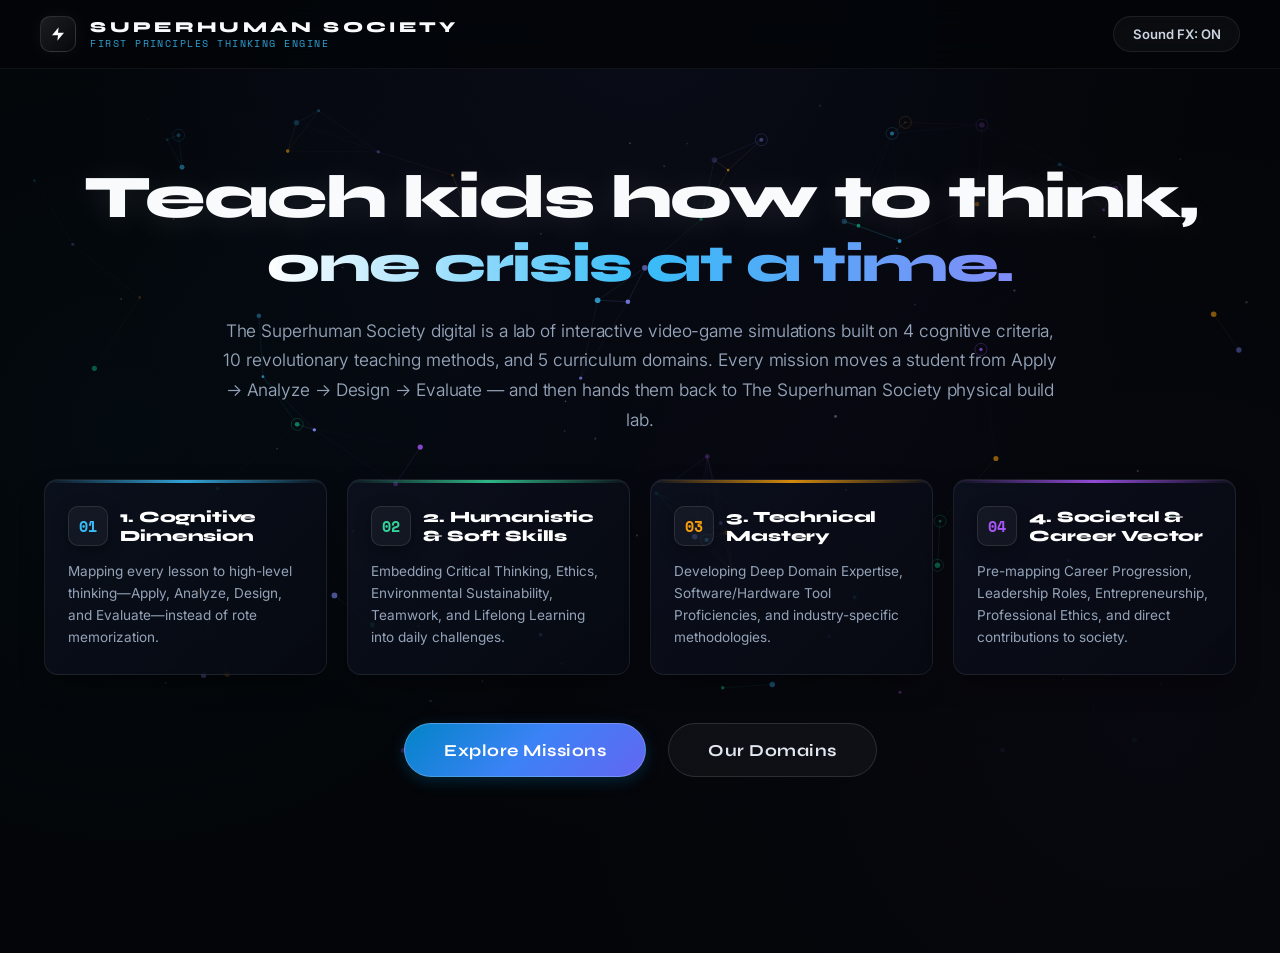
<file: index.html>
<!DOCTYPE html>
<html lang="en">
<head>
  <meta charset="UTF-8">
  <meta name="viewport" content="width=device-width, initial-scale=1.0">
  <title>SUPERHUMAN SOCIETY — Systems Thinking Simulations</title>
  <link rel="preconnect" href="https://fonts.googleapis.com">
  <link rel="preconnect" href="https://fonts.gstatic.com" crossorigin>
  <link href="https://fonts.googleapis.com/css2?family=Inter:wght@300;400;500;600;700&family=JetBrains+Mono:wght@400;500;600;700&family=Space+Grotesk:wght@500;600;700;800&family=Space+Mono:ital,wght@0,400;0,700;1,400&family=Syne:wght@600;700;800&display=swap" rel="stylesheet">
  <link rel="stylesheet" href="css/main.css">
  <link rel="stylesheet" href="css/simulations.css">
</head>
<body>

  <!-- Top Navigation Bar -->
  <header class="navbar">
    <div class="brand" id="nav-brand">
      <div class="brand-icon">
        <svg width="16" height="16" viewBox="0 0 24 24" fill="currentColor" style="display:block;"><path d="M13 2L3 14h9l-1 8 10-12h-9l1-8z"/></svg>
      </div>
      <div class="brand-title">
        <span>SUPERHUMAN SOCIETY</span>
        <span class="sub">First Principles Thinking Engine</span>
      </div>
    </div>

    <div class="nav-actions">
      <button id="audio-toggle-btn" class="btn btn-subtle">
        Sound FX: ON
      </button>
    </div>
  </header>

  <!-- Main Showcase Container -->
  <main class="container">
    
    <!-- Hero Section -->
    <section class="hero">
      <canvas id="hero-motion-canvas" class="hero-motion-canvas"></canvas>
      <h1 class="hero-headline">
        <span class="hero-title-primary">Teach kids how to think,</span>
        <span class="hero-title-accent">one crisis at a time.</span>
      </h1>
      <p class="lead">
        The Superhuman Society digital is a lab of interactive video-game simulations built on 4 cognitive criteria, 10 revolutionary teaching methods, and 5 curriculum domains. Every mission moves a student from Apply → Analyze → Design → Evaluate — and then hands them back to The Superhuman Society physical build lab.
      </p>

      <!-- 4 Core Criteria Section -->
      <div class="criteria-section">
        <div class="criteria-grid" id="criteria-grid">
          <!-- Rendered by JS: 4 criteria cards with names and descriptions -->
        </div>
      </div>

      <!-- Two Primary Action Buttons -->
      <div class="hero-actions-bar">
        <button id="btn-explore-missions" class="btn btn-primary btn-cta">
          Explore Missions
        </button>
        <button id="btn-our-domains" class="btn btn-subtle btn-cta">
          Our Domains
        </button>
      </div>
    </section>

    <!-- Dynamic Exploration Area (Explore Missions OR Our Domains) -->
    <section id="interactive-exploration-container" class="interactive-exploration-area">
      <!-- Injected dynamically by app.js -->
    </section>

  </main>

  <!-- Fullscreen Simulation Cockpit Viewport -->
  <div id="simulation-viewport">
    <div class="sim-cockpit-bar">
      <div class="sim-cockpit-left">
        <button id="exit-sim-cockpit-btn" class="btn btn-subtle" style="font-size:0.8rem;">
          Mission Hub
        </button>
        <div>
          <div id="cockpit-sim-domain" style="font-size:0.68rem; text-transform:uppercase; color:var(--accent-cyan); font-weight:700; letter-spacing:0.06em;">DOMAIN 1: BIO-TECH</div>
          <h2 id="cockpit-sim-title" style="font-size:1.15rem; font-weight:800; color:#fff; line-height:1.2;">Simulation Active</h2>
        </div>
      </div>

      <div class="sim-cockpit-right">
        <!-- 50% Physical Lab Brief Button (Removed as requested) -->
      </div>
    </div>

    <!-- Active Simulation Canvas & Split Area -->
    <div class="sim-cockpit-stage" id="sim-stage-container">
      <!-- Dynamically mounted by simulation classes -->
    </div>
  </div>

  <!-- Curriculum Matrix Modal -->
  <div class="modal-overlay" id="curriculum-modal">
    <div class="modal-container">
      <button class="modal-close-btn" aria-label="Close">&times;</button>
      <div class="badge-pill">FOUNDATIONAL PEDAGOGICAL BLUEPRINT</div>
      <h2 class="modal-title">Curriculum Architecture Matrix</h2>
      <p class="modal-subtitle">The deep structure behind every scenario: high-order cognition, ethical dilemmas, domain mastery, and physical project translation.</p>
      <div id="curriculum-modal-body">
        <!-- Injected by app.js -->
      </div>
    </div>
  </div>

  <!-- 50% Physical Lab Model Modal -->
  <div class="modal-overlay" id="physical-modal">
    <div class="modal-container">
      <button class="modal-close-btn" aria-label="Close">&times;</button>
      <h2 class="modal-title">The 50% Physical Build Model</h2>
      <p class="modal-subtitle">Classroom hardware and lab projects designed to complete the digital-to-physical learning loop.</p>
      <div id="physical-modal-body">
        <!-- Injected by app.js -->
      </div>
    </div>
  </div>

  <!-- Load bundled script (zero-CORS, works via both http:// and file://) -->
  <script src="js/bundle.js?v=1791940000"></script>
</body>
</html>
</file>
<file: css/main.css>
@import url('https://fonts.googleapis.com/css2?family=Inter:wght@300;400;500;600;700&family=JetBrains+Mono:wght@400;500;600;700&family=Newsreader:ital,opsz,wght@0,6..72,300..700;1,6..72,300..700&family=Playfair+Display:ital,wght@0,500;0,700;1,400;1,600&family=Space+Grotesk:wght@500;600;700&family=Space+Mono:ital,wght@0,400;0,700;1,400&family=Syne:wght@600;700;800&display=swap');

/* SUPERHUMAN SOCIETY - High-End Dark Aesthetic Design System */
:root {
  --bg-primary: #030508;
  --bg-secondary: #060911;
  --bg-surface: #0a0e19;
  --bg-card: rgba(10, 14, 25, 0.72);
  --border-subtle: rgba(255, 255, 255, 0.055);
  --border-focus: rgba(255, 255, 255, 0.18);
  
  --text-main: #f8fafc;
  --text-muted: #94a3b8;
  --text-faint: #475569;

  --accent-cyan: #38bdf8;
  --accent-emerald: #10b981;
  --accent-emerald-glow: rgba(16, 185, 129, 0.2);
  --accent-blue: #3b82f6;
  --accent-amber: #f59e0b;
  --accent-purple: #a855f7;
  --accent-rose: #f43f5e;

  /* 3-Tiered Typography System */
  --font-heading: "Syne", "Space Grotesk", -apple-system, BlinkMacSystemFont, sans-serif;
  --font-mono: "Space Mono", "JetBrains Mono", ui-monospace, monospace;
  --font-body: "Inter", -apple-system, BlinkMacSystemFont, "Segoe UI", Roboto, sans-serif;
  --font-serif: "Newsreader", "Playfair Display", Georgia, serif;
  --font-sans: var(--font-body);
  --font-display: var(--font-heading);

  --shadow-card: 0 20px 40px -15px rgba(0, 0, 0, 0.85);
  --shadow-glow: 0 0 35px rgba(56, 189, 248, 0.12);
  --radius-sm: 8px;
  --radius-md: 14px;
  --radius-lg: 20px;
}

* {
  box-sizing: border-box;
  margin: 0;
  padding: 0;
}

body {
  font-family: var(--font-body);
  background-color: var(--bg-primary);
  color: var(--text-main);
  line-height: 1.6;
  min-height: 100vh;
  overflow-x: hidden;
  background-image: 
    radial-gradient(ellipse at 50% -20%, rgba(99, 102, 241, 0.08) 0%, transparent 65%),
    radial-gradient(circle at 10% 45%, rgba(14, 165, 233, 0.03) 0%, transparent 40%),
    radial-gradient(circle at 90% 75%, rgba(168, 85, 247, 0.03) 0%, transparent 45%);
}

/* Header & Top Navigation */
.navbar {
  position: sticky;
  top: 0;
  z-index: 100;
  background: rgba(3, 5, 8, 0.88);
  backdrop-filter: blur(20px);
  border-bottom: 1px solid var(--border-subtle);
  padding: 1rem 2.5rem;
  display: flex;
  align-items: center;
  justify-content: space-between;
}

.brand {
  display: flex;
  align-items: center;
  gap: 0.9rem;
  text-decoration: none;
  color: var(--text-main);
  cursor: pointer;
}

.brand-icon {
  width: 36px;
  height: 36px;
  border-radius: 10px;
  background: linear-gradient(135deg, rgba(255,255,255,0.1), rgba(255,255,255,0.02));
  border: 1px solid rgba(255, 255, 255, 0.12);
  display: flex;
  align-items: center;
  justify-content: center;
  font-weight: 800;
  font-size: 1.05rem;
  box-shadow: 0 0 20px rgba(255, 255, 255, 0.05);
}

.brand-title {
  font-family: var(--font-heading);
  font-size: 0.95rem;
  font-weight: 800;
  letter-spacing: 0.22em;
  text-transform: uppercase;
  display: flex;
  flex-direction: column;
  line-height: 1.25;
}

.brand-title span.sub {
  font-family: var(--font-mono);
  font-size: 0.65rem;
  font-weight: 500;
  color: var(--accent-cyan);
  letter-spacing: 0.14em;
  opacity: 0.85;
}

.nav-actions {
  display: flex;
  align-items: center;
  gap: 0.85rem;
}

.btn {
  display: inline-flex;
  align-items: center;
  gap: 0.5rem;
  padding: 0.55rem 1.15rem;
  border-radius: 9999px;
  font-family: var(--font-sans);
  font-size: 0.82rem;
  font-weight: 600;
  cursor: pointer;
  transition: all 0.25s cubic-bezier(0.16, 1, 0.3, 1);
  border: 1px solid transparent;
  outline: none;
  text-decoration: none;
}

.btn-subtle {
  background: rgba(255, 255, 255, 0.035);
  border-color: rgba(255, 255, 255, 0.08);
  color: #cbd5e1;
  backdrop-filter: blur(12px);
}

.btn-subtle:hover {
  background: rgba(255, 255, 255, 0.08);
  border-color: rgba(255, 255, 255, 0.18);
  color: #fff;
  transform: translateY(-1px);
}

.btn-primary {
  background: linear-gradient(135deg, #0284c7, #4338ca);
  color: #fff;
  border: 1px solid rgba(255, 255, 255, 0.15);
  box-shadow: 0 4px 15px rgba(2, 132, 199, 0.25);
}

.btn-primary:hover {
  filter: brightness(1.15);
  box-shadow: 0 6px 22px rgba(2, 132, 199, 0.4);
  transform: translateY(-1px);
}

.btn-accent {
  background: linear-gradient(135deg, #059669, #0d9488);
  color: #fff;
  border: 1px solid rgba(255, 255, 255, 0.15);
  box-shadow: 0 4px 15px rgba(16, 185, 129, 0.25);
}

.btn-accent:hover {
  filter: brightness(1.15);
  transform: translateY(-1px);
}

.btn-icon-only {
  padding: 0.55rem;
  border-radius: 50%;
  aspect-ratio: 1;
}

/* Main Container */
.container {
  max-width: 1380px;
  margin: 0 auto;
  padding: 2.5rem 1.75rem 5rem;
}

/* Hero Section & Kinetic Motion Graphics */
.hero {
  text-align: center;
  padding: 3.5rem 1rem 2.5rem;
  position: relative;
  overflow: visible;
}

.hero-motion-canvas {
  position: absolute;
  top: -30px;
  left: 50%;
  transform: translateX(-50%);
  width: 100vw;
  max-width: 1600px;
  height: calc(100% + 60px);
  pointer-events: none;
  z-index: 0;
  mask-image: radial-gradient(ellipse 75% 70% at 50% 45%, black 40%, transparent 95%);
  -webkit-mask-image: radial-gradient(ellipse 75% 70% at 50% 45%, black 40%, transparent 95%);
}

@keyframes heroFadeInUp {
  from {
    opacity: 0;
    transform: translateY(22px);
  }
  to {
    opacity: 1;
    transform: translateY(0);
  }
}

@keyframes textGradientFlow {
  0% {
    background-position: 0% 50%;
  }
  50% {
    background-position: 100% 50%;
  }
  100% {
    background-position: 0% 50%;
  }
}

@keyframes ambientTextPulse {
  0%, 100% {
    text-shadow: 0 0 35px rgba(56, 189, 248, 0.25), 0 0 60px rgba(168, 85, 247, 0.15);
  }
  50% {
    text-shadow: 0 0 50px rgba(56, 189, 248, 0.45), 0 0 85px rgba(168, 85, 247, 0.3);
  }
}

.badge-pill {
  display: inline-flex;
  align-items: center;
  gap: 0.5rem;
  padding: 0.4rem 1.1rem;
  border-radius: 9999px;
  font-family: var(--font-display);
  font-size: 0.72rem;
  font-weight: 600;
  text-transform: uppercase;
  letter-spacing: 0.16em;
  background: rgba(255, 255, 255, 0.03);
  color: #94a3b8;
  border: 1px solid rgba(255, 255, 255, 0.08);
  backdrop-filter: blur(16px);
  margin-bottom: 1.75rem;
  position: relative;
  z-index: 2;
  animation: heroFadeInUp 0.85s cubic-bezier(0.16, 1, 0.3, 1) both;
}

.hero-headline {
  margin-bottom: 1.4rem;
  display: flex;
  flex-direction: column;
  align-items: center;
  justify-content: center;
  gap: 0.2rem;
  position: relative;
  z-index: 2;
}

.hero-title-serif,
.hero-title-primary {
  font-family: var(--font-heading);
  font-style: normal;
  font-weight: 800;
  font-size: 3.8rem;
  line-height: 1.1;
  letter-spacing: -0.025em;
  color: #f8fafc;
  text-shadow: 0 4px 30px rgba(255, 255, 255, 0.1);
  animation: heroFadeInUp 0.85s cubic-bezier(0.16, 1, 0.3, 1) both;
}

.hero-title-accent {
  font-family: var(--font-heading);
  font-style: normal;
  font-weight: 800;
  font-size: 3.25rem;
  letter-spacing: -0.03em;
  line-height: 1.12;
  background: linear-gradient(90deg, #ffffff 0%, #38bdf8 20%, #818cf8 40%, #c084fc 60%, #34d399 80%, #ffffff 100%);
  background-size: 250% auto;
  -webkit-background-clip: text;
  -webkit-text-fill-color: transparent;
  display: inline-block;
  animation: heroFadeInUp 0.85s cubic-bezier(0.16, 1, 0.3, 1) 0.1s both,
             textGradientFlow 8s ease infinite,
             ambientTextPulse 4s ease-in-out infinite;
}

.hero p.lead {
  font-size: 1.08rem;
  font-weight: 350;
  color: #94a3b8;
  max-width: 840px;
  margin: 0 auto 2.75rem;
  line-height: 1.72;
  letter-spacing: -0.005em;
  position: relative;
  z-index: 2;
  animation: heroFadeInUp 0.85s cubic-bezier(0.16, 1, 0.3, 1) 0.2s both;
}

/* 4 Core Criteria Grid - Interactive 3D Glassmorphism Cards */
.criteria-section {
  margin: 2.75rem 0 0;
  position: relative;
  z-index: 2;
  animation: heroFadeInUp 0.85s cubic-bezier(0.16, 1, 0.3, 1) 0.3s both;
}

.criteria-grid {
  display: grid;
  grid-template-columns: repeat(4, 1fr);
  gap: 1.25rem;
  perspective: 1200px;
}

.criterion-card {
  background: linear-gradient(135deg, rgba(14, 19, 34, 0.72) 0%, rgba(7, 10, 18, 0.88) 100%);
  backdrop-filter: blur(24px);
  -webkit-backdrop-filter: blur(24px);
  border: 1px solid rgba(255, 255, 255, 0.08);
  border-radius: var(--radius-md);
  padding: 1.65rem 1.45rem;
  text-align: left;
  transition: transform 0.22s cubic-bezier(0.2, 0, 0.2, 1), box-shadow 0.3s ease, border-color 0.3s ease;
  box-shadow: inset 0 1px 1px rgba(255, 255, 255, 0.06), 0 12px 30px -10px rgba(0, 0, 0, 0.65);
  display: flex;
  flex-direction: column;
  position: relative;
  overflow: hidden;
  transform-style: preserve-3d;
  will-change: transform;
}

.criterion-card::before {
  content: '';
  position: absolute;
  top: 0;
  left: 0;
  right: 0;
  height: 2.5px;
  background: linear-gradient(90deg, transparent, var(--card-accent, #38bdf8), transparent);
  opacity: 0.85;
  transition: opacity 0.3s ease;
}

.card-specular-shine {
  position: absolute;
  inset: 0;
  pointer-events: none;
  border-radius: inherit;
  background: radial-gradient(
    circle 260px at var(--mouse-x, 50%) var(--mouse-y, 50%),
    rgba(255, 255, 255, 0.12),
    transparent 70%
  );
  opacity: 0;
  transition: opacity 0.3s ease;
  z-index: 1;
}

.criterion-card:hover .card-specular-shine {
  opacity: 1;
}

.criterion-card:hover {
  border-color: rgba(255, 255, 255, 0.2);
  box-shadow: 0 20px 45px -12px rgba(0, 0, 0, 0.85), 0 0 35px var(--card-glow, rgba(56, 189, 248, 0.18)), inset 0 1px 1px rgba(255, 255, 255, 0.15);
}

.criterion-header {
  display: flex;
  align-items: center;
  gap: 0.75rem;
  margin-bottom: 0.85rem;
  position: relative;
  z-index: 2;
}

.criterion-icon-badge {
  width: 40px;
  height: 40px;
  border-radius: 10px;
  background: rgba(255, 255, 255, 0.04);
  border: 1px solid rgba(255, 255, 255, 0.1);
  display: inline-flex;
  align-items: center;
  justify-content: center;
  box-shadow: 0 4px 15px rgba(0, 0, 0, 0.35);
  transition: transform 0.3s ease, border-color 0.3s ease, background 0.3s ease;
  flex-shrink: 0;
}

.criterion-card:hover .criterion-icon-badge {
  transform: translateY(-2px) scale(1.06);
  border-color: var(--card-accent, #38bdf8);
  background: rgba(255, 255, 255, 0.08);
  box-shadow: 0 0 18px var(--card-glow, rgba(56, 189, 248, 0.35));
}

.criterion-icon {
  font-family: var(--font-mono);
  font-size: 0.95rem;
  font-weight: 700;
  color: var(--card-accent, #38bdf8);
  letter-spacing: 0.04em;
  line-height: 1;
}

.criterion-title {
  font-family: var(--font-heading);
  font-size: 0.98rem;
  font-weight: 800;
  letter-spacing: -0.01em;
  color: #fff;
  line-height: 1.25;
}

.criterion-desc {
  font-family: var(--font-body);
  font-size: 0.85rem;
  color: var(--text-muted);
  line-height: 1.62;
  font-weight: 400;
  position: relative;
  z-index: 2;
}

/* Hero Actions Bar & Radiant CTA Buttons */
.hero-actions-bar {
  display: flex;
  gap: 1.35rem;
  justify-content: center;
  align-items: center;
  margin-top: 3rem;
  flex-wrap: wrap;
  position: relative;
  z-index: 2;
  animation: heroFadeInUp 0.85s cubic-bezier(0.16, 1, 0.3, 1) 0.4s both;
}

@keyframes btnPulseGlow {
  0%, 100% {
    box-shadow: 0 8px 25px -4px rgba(2, 132, 199, 0.5), 0 0 20px rgba(59, 130, 246, 0.3);
  }
  50% {
    box-shadow: 0 12px 35px -2px rgba(2, 132, 199, 0.75), 0 0 35px rgba(99, 102, 241, 0.55);
  }
}

.btn-cta {
  padding: 0.98rem 2.45rem;
  font-family: var(--font-heading);
  font-size: 1.05rem;
  font-weight: 700;
  letter-spacing: 0.03em;
  border-radius: 9999px;
  display: inline-flex;
  align-items: center;
  gap: 0.65rem;
  cursor: pointer;
  transition: transform 0.22s cubic-bezier(0.2, 0, 0.2, 1), box-shadow 0.3s ease, border-color 0.3s ease;
  will-change: transform;
  position: relative;
}

.btn-primary.btn-cta {
  background: linear-gradient(135deg, #0284c7 0%, #3b82f6 50%, #6366f1 100%);
  border: 1px solid rgba(255, 255, 255, 0.22);
  animation: btnPulseGlow 3.5s ease-in-out infinite;
  overflow: hidden;
}

.btn-primary.btn-cta::after {
  content: '';
  position: absolute;
  top: -50%;
  left: -70%;
  width: 45%;
  height: 200%;
  background: linear-gradient(90deg, transparent, rgba(255, 255, 255, 0.32), transparent);
  transform: rotate(25deg);
  transition: left 0.65s ease;
  pointer-events: none;
}

.btn-primary.btn-cta:hover::after {
  left: 135%;
}

.btn-primary.btn-cta:hover {
  border-color: rgba(255, 255, 255, 0.35);
  filter: brightness(1.12);
}

.btn-subtle.btn-cta {
  background: rgba(255, 255, 255, 0.04);
  backdrop-filter: blur(16px);
  -webkit-backdrop-filter: blur(16px);
  border: 1px solid rgba(255, 255, 255, 0.12);
  color: #e2e8f0;
}

.btn-subtle.btn-cta:hover {
  background: rgba(255, 255, 255, 0.08);
  border-color: rgba(56, 189, 248, 0.5);
  color: #fff;
  box-shadow: 0 8px 25px rgba(56, 189, 248, 0.22);
}

.btn-cta .btn-icon {
  font-size: 1.2rem;
  line-height: 1;
}

.btn-cta.active {
  border-color: #38bdf8;
  box-shadow: 0 0 28px rgba(56, 189, 248, 0.45);
}

/* Dynamic Interactive Exploration Container */
.interactive-exploration-area {
  margin-top: 3.5rem;
  transition: all 0.4s ease;
}

.interactive-view-wrapper {
  animation: fadeInView 0.4s cubic-bezier(0.16, 1, 0.3, 1) forwards;
}

@keyframes fadeInView {
  from { opacity: 0; transform: translateY(14px); }
  to { opacity: 1; transform: translateY(0); }
}

/* Explore Missions View Styles */
.explore-missions-header {
  text-align: center;
  margin-bottom: 2.5rem;
}

.explore-kicker {
  font-family: var(--font-mono);
  font-size: 0.74rem;
  font-weight: 700;
  color: var(--accent-cyan);
  letter-spacing: 0.18em;
  text-transform: uppercase;
  margin-bottom: 0.45rem;
}

.explore-title {
  font-family: var(--font-heading);
  font-size: 2.3rem;
  font-weight: 800;
  letter-spacing: -0.025em;
  color: #fff;
  line-height: 1.2;
}

.explore-subtitle {
  font-family: var(--font-body);
  font-size: 0.95rem;
  color: var(--text-muted);
  margin-top: 0.5rem;
  max-width: 640px;
  margin-left: auto;
  margin-right: auto;
}

.domain-picker-grid {
  display: grid;
  grid-template-columns: repeat(auto-fit, minmax(220px, 1fr));
  gap: 1.25rem;
  margin-bottom: 2rem;
}

.domain-pick-card {
  background: var(--bg-card);
  backdrop-filter: blur(16px);
  border: 1px solid var(--border-subtle);
  border-radius: 20px;
  padding: 1.8rem 1.4rem;
  text-align: center;
  cursor: pointer;
  transition: all 0.3s cubic-bezier(0.16, 1, 0.3, 1);
  display: flex;
  flex-direction: column;
  align-items: center;
  position: relative;
  overflow: hidden;
}

.domain-pick-card::before {
  content: '';
  position: absolute;
  top: 0;
  left: 0;
  right: 0;
  height: 3px;
  background: var(--domain-color, #38bdf8);
  opacity: 0.8;
}

.domain-pick-card:hover {
  transform: translateY(-6px);
  border-color: rgba(255, 255, 255, 0.18);
  box-shadow: 0 20px 40px -15px rgba(0, 0, 0, 0.9), 0 0 25px var(--domain-glow, rgba(56, 189, 248, 0.2));
}

.domain-pick-badge {
  font-family: var(--font-mono);
  font-size: 0.72rem;
  font-weight: 700;
  letter-spacing: 0.12em;
  color: var(--domain-color, #38bdf8);
  margin-bottom: 0.65rem;
}

.domain-pick-icon {
  font-size: 2.75rem;
  margin-bottom: 0.75rem;
  filter: drop-shadow(0 4px 10px rgba(0, 0, 0, 0.5));
}

.domain-pick-name {
  font-family: var(--font-heading);
  font-size: 1.05rem;
  font-weight: 700;
  color: #fff;
  line-height: 1.3;
  margin-bottom: 0.65rem;
}

.domain-pick-meta {
  font-family: var(--font-mono);
  font-size: 0.72rem;
  color: var(--text-faint);
  text-transform: uppercase;
  letter-spacing: 0.08em;
}

.domain-missions-wrapper {
  margin-top: 1rem;
}

.domain-missions-nav-bar {
  display: flex;
  align-items: center;
  justify-content: space-between;
  margin-bottom: 2rem;
  flex-wrap: wrap;
  gap: 1rem;
}

.domain-missions-info {
  display: flex;
  align-items: center;
  gap: 0.9rem;
}

.domain-missions-icon {
  font-size: 2.25rem;
}

.domain-missions-title {
  font-family: var(--font-heading);
  font-size: 1.75rem;
  font-weight: 800;
  color: #fff;
  line-height: 1.2;
}

/* Our Domains: Clean Domain Names List */
.our-domains-header {
  display: flex;
  align-items: center;
  justify-content: space-between;
  margin-bottom: 2rem;
  flex-wrap: wrap;
  gap: 1rem;
}

.our-domains-title-block {
  text-align: left;
}

.our-domains-kicker {
  font-family: var(--font-mono);
  font-size: 0.74rem;
  font-weight: 700;
  color: var(--accent-cyan);
  letter-spacing: 0.18em;
  text-transform: uppercase;
  margin-bottom: 0.35rem;
}

.our-domains-title {
  font-family: var(--font-heading);
  font-size: 2.2rem;
  font-weight: 800;
  color: #fff;
  letter-spacing: -0.02em;
  line-height: 1.2;
}

.our-domains-name-grid {
  display: flex;
  flex-direction: column;
  gap: 1rem;
  max-width: 900px;
  margin: 0 auto;
}

.domain-name-item {
  background: var(--bg-card);
  backdrop-filter: blur(20px);
  border: 1px solid var(--border-subtle);
  border-left: 4px solid var(--domain-color, #38bdf8);
  border-radius: 16px;
  padding: 1.4rem 1.8rem;
  display: flex;
  align-items: center;
  justify-content: space-between;
  cursor: pointer;
  transition: all 0.3s cubic-bezier(0.16, 1, 0.3, 1);
  box-shadow: 0 10px 25px -10px rgba(0, 0, 0, 0.6);
  opacity: 0;
  transform: translateY(15px);
  animation: domainNameSlideIn 0.4s cubic-bezier(0.16, 1, 0.3, 1) forwards;
  animation-delay: calc(var(--domain-idx, 0) * 0.08s);
}

@keyframes domainNameSlideIn {
  to {
    opacity: 1;
    transform: translateY(0);
  }
}

.domain-name-item:hover {
  transform: translateX(6px);
  border-color: rgba(255, 255, 255, 0.18);
  border-left-color: var(--domain-color, #38bdf8);
  box-shadow: 0 15px 35px -10px rgba(0, 0, 0, 0.8), 0 0 25px var(--domain-glow, rgba(56, 189, 248, 0.15));
  background: linear-gradient(135deg, rgba(15, 22, 38, 0.9) 0%, rgba(8, 12, 22, 0.95) 100%);
}

.domain-name-item-left {
  display: flex;
  align-items: center;
  gap: 1.25rem;
}

.domain-name-icon {
  font-size: 2.2rem;
  filter: drop-shadow(0 2px 8px rgba(0, 0, 0, 0.5));
}

.domain-name-badge {
  font-family: var(--font-mono);
  font-size: 0.72rem;
  font-weight: 700;
  letter-spacing: 0.14em;
  color: var(--domain-color, #38bdf8);
  text-transform: uppercase;
  margin-bottom: 0.25rem;
  display: block;
}

.domain-name-text {
  font-family: var(--font-heading);
  font-size: 1.28rem;
  font-weight: 800;
  color: #fff;
  letter-spacing: -0.01em;
  line-height: 1.25;
}

.domain-name-item-arrow {
  display: flex;
  align-items: center;
  gap: 0.5rem;
  font-family: var(--font-mono);
  font-size: 0.8rem;
  color: var(--text-muted);
  font-weight: 600;
  transition: all 0.25s ease;
}

.domain-name-item:hover .domain-name-item-arrow {
  color: var(--domain-color, #38bdf8);
  transform: translateX(3px);
}

/* Domain Selected Subjects View */
.domain-subjects-view {
  max-width: 900px;
  margin: 0 auto;
}

.domain-subjects-top-bar {
  display: flex;
  align-items: center;
  justify-content: space-between;
  margin-bottom: 1.5rem;
  flex-wrap: wrap;
  gap: 0.75rem;
}

.domain-subjects-header-card {
  background: linear-gradient(135deg, rgba(14, 20, 35, 0.85) 0%, rgba(6, 9, 17, 0.95) 100%);
  border: 1px solid var(--border-subtle);
  border-left: 4px solid var(--domain-color, #38bdf8);
  border-radius: 20px;
  padding: 2rem 2.25rem;
  backdrop-filter: blur(20px);
  margin-bottom: 2rem;
  box-shadow: 0 15px 35px -10px rgba(0, 0, 0, 0.8);
}

.domain-subjects-title-row {
  display: flex;
  align-items: center;
  gap: 1.2rem;
  margin-bottom: 1.5rem;
}

.domain-subjects-icon {
  font-size: 2.8rem;
  filter: drop-shadow(0 4px 12px rgba(0, 0, 0, 0.6));
}

.domain-subjects-title {
  font-family: var(--font-heading);
  font-size: 2rem;
  font-weight: 800;
  color: #fff;
  letter-spacing: -0.02em;
  line-height: 1.2;
}

.domain-subjects-section-title {
  font-family: var(--font-mono);
  font-size: 0.78rem;
  font-weight: 700;
  text-transform: uppercase;
  letter-spacing: 0.14em;
  color: var(--text-faint);
  margin-bottom: 1.1rem;
  display: flex;
  align-items: center;
  gap: 0.5rem;
}

.subjects-cards-grid {
  display: grid;
  grid-template-columns: repeat(auto-fill, minmax(240px, 1fr));
  gap: 0.85rem;
}

.animated-subject-card {
  background: rgba(255, 255, 255, 0.035);
  border: 1px solid rgba(255, 255, 255, 0.08);
  border-left: 3px solid var(--domain-color, #38bdf8);
  border-radius: 12px;
  padding: 0.95rem 1.2rem;
  display: flex;
  align-items: center;
  gap: 0.75rem;
  transition: all 0.25s cubic-bezier(0.16, 1, 0.3, 1);
  opacity: 0;
  transform: translateY(12px);
  animation: subjectCardEntrance 0.35s cubic-bezier(0.16, 1, 0.3, 1) forwards;
  animation-delay: calc(var(--subject-idx, 0) * 0.05s);
}

@keyframes subjectCardEntrance {
  to {
    opacity: 1;
    transform: translateY(0);
  }
}

.animated-subject-card:hover {
  background: rgba(255, 255, 255, 0.075);
  border-color: rgba(255, 255, 255, 0.2);
  border-left-color: var(--domain-color, #38bdf8);
  transform: translateY(-2px);
  box-shadow: 0 8px 20px -5px rgba(0, 0, 0, 0.5), 0 0 15px var(--domain-glow, rgba(56, 189, 248, 0.1));
}

.subject-card-icon {
  font-size: 1.15rem;
}

.subject-card-name {
  font-family: var(--font-body);
  font-size: 0.9rem;
  font-weight: 600;
  color: #f1f5f9;
  letter-spacing: 0.01em;
}

/* Filters & Navigation Controls */
.filter-bar {
  display: flex;
  flex-wrap: wrap;
  align-items: center;
  justify-content: space-between;
  gap: 1.25rem;
  padding: 0.9rem 1.6rem;
  background: rgba(8, 12, 22, 0.8);
  border: 1px solid var(--border-subtle);
  border-radius: 9999px;
  backdrop-filter: blur(20px);
  margin-bottom: 2.5rem;
  box-shadow: inset 0 1px 0 rgba(255, 255, 255, 0.02);
}

.filter-group {
  display: flex;
  align-items: center;
  gap: 0.45rem;
  flex-wrap: wrap;
}

.filter-label {
  font-family: var(--font-mono);
  font-size: 0.72rem;
  font-weight: 700;
  text-transform: uppercase;
  letter-spacing: 0.12em;
  color: var(--text-faint);
  margin-right: 0.35rem;
}

.filter-chip {
  padding: 0.42rem 1rem;
  border-radius: 9999px;
  font-family: var(--font-body);
  font-size: 0.78rem;
  font-weight: 500;
  letter-spacing: 0.01em;
  color: var(--text-muted);
  background: rgba(255, 255, 255, 0.025);
  border: 1px solid rgba(255, 255, 255, 0.06);
  cursor: pointer;
  transition: all 0.25s cubic-bezier(0.16, 1, 0.3, 1);
}

.filter-chip:hover {
  color: #fff;
  background: rgba(255, 255, 255, 0.065);
  border-color: rgba(255, 255, 255, 0.12);
}

.filter-chip.active {
  color: #fff;
  background: linear-gradient(135deg, rgba(2, 132, 199, 0.85), rgba(79, 70, 229, 0.85));
  border-color: rgba(255, 255, 255, 0.2);
  box-shadow: 0 0 15px rgba(56, 189, 248, 0.25);
}

/* Simulation Cards Grid */
.sim-grid {
  display: grid;
  grid-template-columns: repeat(auto-fill, minmax(390px, 1fr));
  gap: 2rem;
}

.sim-card {
  background: var(--bg-card);
  backdrop-filter: blur(20px);
  border: 1px solid var(--border-subtle);
  border-radius: 22px;
  overflow: hidden;
  display: flex;
  flex-direction: column;
  transition: all 0.35s cubic-bezier(0.16, 1, 0.3, 1);
  box-shadow: inset 0 1px 0 rgba(255, 255, 255, 0.04), 0 25px 50px -20px rgba(0, 0, 0, 0.9);
  position: relative;
}

.sim-card:hover {
  border-color: rgba(255, 255, 255, 0.18);
  transform: translateY(-6px);
  box-shadow: inset 0 1px 0 rgba(255, 255, 255, 0.08), 0 35px 60px -20px rgba(0, 0, 0, 0.95), 0 0 25px rgba(56, 189, 248, 0.12);
}

.sim-card-banner {
  height: 150px;
  position: relative;
  overflow: hidden;
  display: flex;
  align-items: center;
  justify-content: center;
  background: radial-gradient(circle at 50% 25%, rgba(30, 41, 59, 0.45) 0%, rgba(5, 7, 14, 0.95) 100%);
  border-bottom: 1px solid var(--border-subtle);
}

.sim-banner-art {
  font-size: 3.6rem;
  filter: drop-shadow(0 6px 16px rgba(0, 0, 0, 0.6));
  transition: transform 0.4s cubic-bezier(0.16, 1, 0.3, 1);
}

.sim-card:hover .sim-banner-art {
  transform: scale(1.15);
}

.sim-domain-badge {
  position: absolute;
  top: 14px;
  left: 14px;
  padding: 0.3rem 0.75rem;
  border-radius: 9999px;
  font-family: var(--font-mono);
  font-size: 0.72rem;
  font-weight: 700;
  text-transform: uppercase;
  letter-spacing: 0.1em;
  background: rgba(4, 6, 12, 0.85);
  backdrop-filter: blur(12px);
  border: 1px solid rgba(255, 255, 255, 0.08);
  color: var(--accent-cyan);
}

.sim-classes-badge {
  position: absolute;
  top: 14px;
  right: 14px;
  padding: 0.3rem 0.75rem;
  border-radius: 9999px;
  font-family: var(--font-mono);
  font-size: 0.68rem;
  font-weight: 700;
  letter-spacing: 0.06em;
  background: rgba(4, 6, 12, 0.85);
  border: 1px solid rgba(255, 255, 255, 0.08);
  color: #cbd5e1;
}

.sim-card-body {
  padding: 1.75rem;
  display: flex;
  flex-direction: column;
  flex-grow: 1;
}

.sim-meta-kicker {
  font-family: var(--font-mono);
  font-size: 0.68rem;
  font-weight: 700;
  color: var(--accent-cyan);
  letter-spacing: 0.14em;
  text-transform: uppercase;
  margin-bottom: 0.35rem;
  opacity: 0.9;
}

.sim-title {
  font-family: var(--font-heading);
  font-size: 1.32rem;
  font-weight: 800;
  letter-spacing: -0.015em;
  color: #f8fafc;
  margin-bottom: 0.35rem;
  line-height: 1.25;
}

.sim-domain-subheading {
  font-family: var(--font-body);
  font-size: 0.82rem;
  font-weight: 600;
  letter-spacing: 0.01em;
  margin-bottom: 0.85rem;
}

.sim-subjects {
  display: flex;
  flex-wrap: wrap;
  gap: 0.4rem;
  margin-bottom: 0.95rem;
}

.subject-tag {
  font-family: var(--font-body);
  font-size: 0.7rem;
  font-weight: 500;
  color: var(--text-muted);
  background: rgba(255, 255, 255, 0.035);
  border: 1px solid rgba(255, 255, 255, 0.05);
  padding: 0.22rem 0.6rem;
  border-radius: 9999px;
}

.sim-desc {
  font-family: var(--font-body);
  font-size: 0.86rem;
  color: var(--text-muted);
  line-height: 1.62;
  margin-bottom: 1.35rem;
  flex-grow: 1;
}

.sim-meta-block {
  border-top: 1px solid var(--border-subtle);
  padding-top: 1rem;
  margin-bottom: 1.25rem;
}

.meta-row {
  display: flex;
  align-items: center;
  justify-content: space-between;
  margin-bottom: 0.45rem;
}

.meta-label {
  font-family: var(--font-mono);
  font-size: 0.68rem;
  font-weight: 700;
  letter-spacing: 0.08em;
  color: var(--text-faint);
}

.meta-time-val {
  font-family: var(--font-mono);
  font-size: 0.78rem;
  font-weight: 700;
  color: #fff;
}

.meta-methods {
  display: flex;
  gap: 0.35rem;
  flex-wrap: wrap;
}

.method-code-badge {
  display: inline-flex;
  align-items: center;
  justify-content: center;
  width: 22px;
  height: 22px;
  border-radius: 50%;
  font-family: var(--font-mono);
  font-size: 0.7rem;
  font-weight: 700;
  background: rgba(56, 189, 248, 0.15);
  color: var(--accent-cyan);
  border: 1px solid rgba(56, 189, 248, 0.3);
}

.sim-card-actions {
  display: flex;
  width: 100%;
}

/* Modals */
.modal-overlay {
  position: fixed;
  inset: 0;
  z-index: 200;
  background: rgba(5, 8, 16, 0.85);
  backdrop-filter: blur(12px);
  display: flex;
  align-items: center;
  justify-content: center;
  padding: 1.5rem;
  opacity: 0;
  pointer-events: none;
  transition: opacity 0.25s ease;
}

.modal-overlay.active {
  opacity: 1;
  pointer-events: auto;
}

.modal-container {
  background: var(--bg-surface);
  border: 1px solid var(--border-subtle);
  border-radius: var(--radius-lg);
  max-width: 900px;
  width: 100%;
  max-height: 85vh;
  overflow-y: auto;
  padding: 2rem;
  box-shadow: 0 25px 50px -12px rgba(0, 0, 0, 0.7);
  position: relative;
  transform: translateY(20px);
  transition: transform 0.25s ease;
}

.modal-overlay.active .modal-container {
  transform: translateY(0);
}

.modal-close-btn {
  position: absolute;
  top: 1.25rem;
  right: 1.25rem;
  background: rgba(255, 255, 255, 0.08);
  border: none;
  color: var(--text-muted);
  width: 34px;
  height: 34px;
  border-radius: 50%;
  cursor: pointer;
  display: flex;
  align-items: center;
  justify-content: center;
  font-size: 1.2rem;
  transition: all 0.2s ease;
}

.modal-close-btn:hover {
  color: #fff;
  background: rgba(255, 255, 255, 0.18);
}

.modal-title {
  font-size: 1.6rem;
  font-weight: 800;
  margin-bottom: 0.5rem;
}

.modal-subtitle {
  color: var(--text-muted);
  font-size: 0.9rem;
  margin-bottom: 1.75rem;
}

/* Modal Content Styling */
.curriculum-section-title {
  font-size: 1.15rem;
  font-weight: 700;
  color: var(--accent-cyan);
  margin: 1.5rem 0 0.85rem;
  display: flex;
  align-items: center;
  gap: 0.5rem;
}

.criteria-list, .methods-grid {
  display: grid;
  grid-template-columns: repeat(auto-fit, minmax(360px, 1fr));
  gap: 1rem;
  margin-bottom: 1.5rem;
}

.criteria-item, .method-item {
  background: rgba(255, 255, 255, 0.03);
  border: 1px solid var(--border-subtle);
  border-radius: var(--radius-sm);
  padding: 1rem;
}

.method-item-header {
  display: flex;
  align-items: center;
  gap: 0.6rem;
  margin-bottom: 0.4rem;
  font-weight: 700;
  font-size: 0.9rem;
}

/* Simulation Viewport Screen */
#simulation-viewport {
  position: fixed;
  inset: 0;
  z-index: 150;
  background: var(--bg-primary);
  display: none;
  flex-direction: column;
}

#simulation-viewport.active {
  display: flex;
}

.sim-cockpit-bar {
  background: rgba(13, 19, 34, 0.95);
  backdrop-filter: blur(12px);
  border-bottom: 1px solid var(--border-subtle);
  padding: 0.75rem 1.5rem;
  display: flex;
  align-items: center;
  justify-content: space-between;
}

.sim-cockpit-left {
  display: flex;
  align-items: center;
  gap: 1rem;
}

.sim-cockpit-right {
  display: flex;
  align-items: center;
  gap: 0.75rem;
}

.level-indicator-group {
  display: flex;
  align-items: center;
  gap: 0.4rem;
}

.level-chip {
  padding: 0.25rem 0.65rem;
  border-radius: 6px;
  font-size: 0.75rem;
  font-weight: 700;
  background: rgba(255, 255, 255, 0.05);
  border: 1px solid var(--border-subtle);
  color: var(--text-faint);
}

.level-chip.active {
  background: #0284c7;
  color: #fff;
  border-color: #38bdf8;
  box-shadow: 0 0 10px rgba(56, 189, 248, 0.35);
}

.level-chip.completed {
  background: rgba(16, 185, 129, 0.2);
  color: #34d399;
  border-color: #10b981;
}

.sim-cockpit-stage {
  flex-grow: 1;
  display: flex;
  overflow: hidden;
  position: relative;
}

/* Responsive */
@media (max-width: 1024px) {
  .criteria-grid {
    grid-template-columns: repeat(2, 1fr);
  }
}

@media (max-width: 900px) {
  .hero-title-serif,
  .hero-title-primary {
    font-size: 2.2rem;
  }
  .hero-title-accent {
    font-size: 1.85rem;
  }
  .sim-grid {
    grid-template-columns: 1fr;
  }
  .navbar {
    padding: 0.75rem 1rem;
  }
  .filter-bar {
    flex-direction: column;
    align-items: flex-start;
  }
  .animated-domain-card {
    padding: 1.4rem;
  }
  .explore-title, .our-domains-title {
    font-size: 1.8rem;
  }
}

@media (max-width: 640px) {
  .criteria-grid {
    grid-template-columns: 1fr;
  }
  .hero-actions-bar {
    flex-direction: column;
    width: 100%;
  }
  .btn-cta {
    width: 100%;
    justify-content: center;
  }
}
</file>
<file: css/simulations.css>
/* Cognition Lab - Simulation Viewport & Interactive Component Styling */

/* 70/30 Split Layout */
.sim-stage-split {
  display: flex;
  width: 100%;
  height: 100%;
  overflow: hidden;
}

.sim-stage-visual {
  flex: 7;
  position: relative;
  background: #03050a;
  border-right: 1px solid var(--border-subtle);
  overflow: hidden;
  display: flex;
  flex-direction: column;
}

/* Bridge Multi-Angle View Switcher */
#bridge-view-switcher .btn {
  color: var(--text-muted, #94a3b8);
  background: transparent;
  border: 1px solid transparent;
}

#bridge-view-switcher .btn:hover {
  color: #fff;
  background: rgba(255, 255, 255, 0.06);
}

#bridge-view-switcher .btn.active {
  color: #020617 !important;
  background: var(--accent-cyan, #38bdf8) !important;
  border-color: var(--accent-cyan, #38bdf8) !important;
  font-weight: 800;
  box-shadow: 0 0 12px rgba(56, 189, 248, 0.5);
}

.sim-stage-controls {
  flex: 3;
  min-width: 340px;
  max-width: 420px;
  background: #060911;
  display: flex;
  flex-direction: column;
  border-left: 1px solid var(--border-subtle);
  overflow-y: auto;
  padding: 1.5rem;
}

/* Common Simulation HUD Elements */
.sim-canvas-container {
  flex-grow: 1;
  position: relative;
  width: 100%;
  height: 100%;
}

.sim-canvas {
  width: 100%;
  height: 100%;
  display: block;
}

.sim-timer-badge {
  display: inline-flex;
  align-items: center;
  gap: 0.5rem;
  padding: 0.4rem 0.85rem;
  background: rgba(15, 23, 42, 0.8);
  border: 1px solid rgba(255, 255, 255, 0.12);
  border-radius: var(--radius-sm);
  font-family: var(--font-mono);
  font-size: 0.95rem;
  font-weight: 700;
  color: var(--accent-cyan);
}

.sim-timer-badge.urgent {
  color: var(--accent-rose);
  border-color: rgba(244, 63, 94, 0.5);
  animation: pulse-urgent 1s infinite alternate;
}

@keyframes pulse-urgent {
  from { box-shadow: 0 0 5px rgba(244, 63, 94, 0.2); }
  to { box-shadow: 0 0 15px rgba(244, 63, 94, 0.6); }
}

/* Crisis Notification Banner */
.crisis-banner {
  background: linear-gradient(90deg, rgba(244, 63, 94, 0.25), rgba(239, 68, 68, 0.15));
  border: 1px solid rgba(244, 63, 94, 0.5);
  border-radius: var(--radius-sm);
  padding: 0.75rem 1rem;
  margin-bottom: 1.25rem;
  display: flex;
  align-items: flex-start;
  gap: 0.75rem;
  animation: shake-banner 0.4s ease-in-out;
}

@keyframes shake-banner {
  0%, 100% { transform: translateX(0); }
  25% { transform: translateX(-4px); }
  75% { transform: translateX(4px); }
}

.crisis-banner .crisis-icon {
  font-size: 1.3rem;
  flex-shrink: 0;
}

.crisis-banner h4 {
  color: #fca5a5;
  font-size: 0.85rem;
  font-weight: 700;
  margin-bottom: 0.2rem;
  text-transform: uppercase;
  letter-spacing: 0.05em;
}

.crisis-banner p {
  color: #f1f5f9;
  font-size: 0.8rem;
  line-height: 1.35;
}

/* Cinematic Video & Stage Keyframes */
@keyframes pulse-warning {
  from { transform: scale(1); filter: brightness(1); }
  to { transform: scale(1.06); filter: brightness(1.2); }
}

@keyframes pop-in {
  0% { transform: scale(0.85); opacity: 0; }
  70% { transform: scale(1.02); opacity: 1; }
  100% { transform: scale(1); opacity: 1; }
}

@keyframes pulse-zoom {
  0% { transform: scale(0.6); opacity: 0; }
  50% { transform: scale(1.1); opacity: 1; }
  100% { transform: scale(1); opacity: 1; }
}

@keyframes blink {
  from { opacity: 0.3; }
  to { opacity: 1; }
}

@keyframes engineerPopUp {
  0% { transform: translateY(115%) scale(0.92); opacity: 0; }
  65% { transform: translateY(-10px) scale(1.02); opacity: 1; }
  85% { transform: translateY(3px) scale(0.99); opacity: 1; }
  100% { transform: translateY(0) scale(1); opacity: 1; }
}

@keyframes speechBubbleFade {
  0% { transform: translateX(-25px) scale(0.92); opacity: 0; }
  70% { transform: translateX(4px) scale(1.01); opacity: 1; }
  100% { transform: translateX(0) scale(1); opacity: 1; }
}

/* Control Slider Components */
.control-group {
  margin-bottom: 1.25rem;
  background: rgba(255, 255, 255, 0.02);
  border: 1px solid var(--border-subtle);
  border-radius: var(--radius-sm);
  padding: 1rem;
}

.control-header {
  display: flex;
  justify-content: space-between;
  align-items: center;
  margin-bottom: 0.65rem;
}

.control-title {
  font-size: 0.85rem;
  font-weight: 700;
  display: flex;
  align-items: center;
  gap: 0.4rem;
}

.control-value {
  font-family: var(--font-mono);
  font-size: 0.95rem;
  font-weight: 700;
  color: var(--accent-cyan);
}

.slider-range {
  -webkit-appearance: none;
  appearance: none;
  width: 100%;
  height: 6px;
  border-radius: 3px;
  background: #1e293b;
  outline: none;
  transition: all 0.2s;
}

.slider-range::-webkit-slider-thumb {
  -webkit-appearance: none;
  appearance: none;
  width: 18px;
  height: 18px;
  border-radius: 50%;
  background: var(--accent-cyan);
  cursor: pointer;
  box-shadow: 0 0 10px rgba(56, 189, 248, 0.6);
  border: 2px solid #fff;
}

.slider-range:disabled {
  opacity: 0.4;
  cursor: not-allowed;
}

.slider-range:disabled::-webkit-slider-thumb {
  background: #64748b;
  box-shadow: none;
  cursor: not-allowed;
}

.control-hints {
  font-size: 0.72rem;
  color: var(--text-faint);
  margin-top: 0.4rem;
  display: flex;
  justify-content: space-between;
}

/* Botanical Simulation Labels Overlay */
.bio-label {
  position: absolute;
  padding: 0.35rem 0.65rem;
  background: rgba(15, 23, 42, 0.88);
  backdrop-filter: blur(8px);
  border: 1px solid rgba(255, 255, 255, 0.15);
  border-radius: 6px;
  font-size: 0.75rem;
  font-weight: 600;
  color: #fff;
  pointer-events: none;
  transition: all 0.3s ease;
  box-shadow: 0 4px 12px rgba(0, 0, 0, 0.4);
}

.bio-label .status-dot {
  display: inline-block;
  width: 8px;
  height: 8px;
  border-radius: 50%;
  margin-right: 0.35rem;
}

.bio-label .status-dot.healthy { background: #10b981; box-shadow: 0 0 8px #10b981; }
.bio-label .status-dot.warning { background: #f59e0b; box-shadow: 0 0 8px #f59e0b; }
.bio-label .status-dot.danger  { background: #ef4444; box-shadow: 0 0 8px #ef4444; }

/* Value Card & Scorecard */
.value-card-modal {
  background: rgba(15, 23, 42, 0.95);
  border: 1px solid var(--accent-cyan);
  border-radius: var(--radius-md);
  padding: 1.5rem;
  box-shadow: 0 0 25px rgba(56, 189, 248, 0.25);
}

.value-card-grid {
  display: grid;
  grid-template-columns: repeat(3, 1fr);
  gap: 0.75rem;
  margin: 1.25rem 0;
}

.value-card-cell {
  background: rgba(255, 255, 255, 0.04);
  border: 1px solid var(--border-subtle);
  border-radius: var(--radius-sm);
  padding: 0.75rem;
  text-align: center;
}

.value-card-cell .label {
  font-size: 0.72rem;
  color: var(--text-muted);
  text-transform: uppercase;
}

.value-card-cell .val {
  font-size: 1.25rem;
  font-weight: 800;
  font-family: var(--font-mono);
  color: #fff;
  margin-top: 0.2rem;
}

/* Ethical Radical Flashcards */
.ethical-deck {
  display: grid;
  grid-template-columns: 1fr 1fr;
  gap: 1.25rem;
  margin: 1.5rem 0;
}

.ethical-card {
  background: var(--bg-surface);
  border: 2px solid var(--border-subtle);
  border-radius: var(--radius-md);
  padding: 1.5rem;
  cursor: pointer;
  transition: all 0.3s cubic-bezier(0.16, 1, 0.3, 1);
  display: flex;
  flex-direction: column;
  text-align: left;
}

.ethical-card:hover {
  border-color: var(--accent-cyan);
  transform: translateY(-4px);
  box-shadow: 0 12px 24px rgba(0, 0, 0, 0.5);
}

.ethical-card.selected {
  border-color: var(--accent-emerald);
  background: rgba(16, 185, 129, 0.08);
  box-shadow: 0 0 20px rgba(16, 185, 129, 0.25);
}

.ethical-card-icon {
  font-size: 2.2rem;
  margin-bottom: 0.75rem;
}

.ethical-card h3 {
  font-size: 1.1rem;
  margin-bottom: 0.4rem;
}

.ethical-card p {
  font-size: 0.82rem;
  color: var(--text-muted);
  line-height: 1.4;
}

/* Telemetry Stats Grid */
.telemetry-grid {
  display: grid;
  grid-template-columns: repeat(2, 1fr);
  gap: 0.75rem;
  margin-bottom: 1.25rem;
}

.telemetry-metric {
  background: rgba(255, 255, 255, 0.03);
  border: 1px solid var(--border-subtle);
  border-radius: var(--radius-sm);
  padding: 0.75rem 0.9rem;
}

.telemetry-metric .name {
  font-size: 0.7rem;
  font-weight: 600;
  text-transform: uppercase;
  color: var(--text-faint);
  letter-spacing: 0.05em;
}

.telemetry-metric .number {
  font-family: var(--font-mono);
  font-size: 1.35rem;
  font-weight: 800;
  color: #fff;
  margin-top: 0.2rem;
}

.telemetry-metric .unit {
  font-size: 0.75rem;
  font-weight: 500;
  color: var(--text-muted);
  margin-left: 0.2rem;
}

/* Financial Ledger Terminal */
.ledger-table-wrap {
  background: #090e1a;
  border: 1px solid var(--border-subtle);
  border-radius: var(--radius-sm);
  overflow: hidden;
  font-family: var(--font-mono);
  font-size: 0.8rem;
  margin-bottom: 1.25rem;
}

.ledger-table {
  width: 100%;
  border-collapse: collapse;
}

.ledger-table th {
  background: #131b2e;
  padding: 0.6rem 0.75rem;
  text-align: left;
  font-size: 0.7rem;
  text-transform: uppercase;
  color: var(--text-muted);
  border-bottom: 1px solid var(--border-subtle);
}

.ledger-table td {
  padding: 0.6rem 0.75rem;
  border-bottom: 1px solid rgba(255, 255, 255, 0.04);
}

.ledger-table tr:hover {
  background: rgba(255, 255, 255, 0.02);
}

.text-profit { color: #34d399; font-weight: 700; }
.text-loss { color: #f87171; font-weight: 700; }

/* Verification Lock Form */
.verify-lock-box {
  background: rgba(245, 158, 11, 0.08);
  border: 1px solid rgba(245, 158, 11, 0.35);
  border-radius: var(--radius-sm);
  padding: 1rem;
  margin-bottom: 1.25rem;
}

.verify-lock-title {
  display: flex;
  align-items: center;
  gap: 0.5rem;
  font-size: 0.85rem;
  font-weight: 700;
  color: var(--accent-amber);
  margin-bottom: 0.5rem;
}

.verify-input {
  width: 100%;
  background: #070a13;
  border: 1px solid var(--border-subtle);
  border-radius: var(--radius-sm);
  padding: 0.55rem 0.75rem;
  font-family: var(--font-mono);
  font-size: 0.9rem;
  color: #fff;
  outline: none;
  margin-top: 0.35rem;
}

.verify-input:focus {
  border-color: var(--accent-amber);
  box-shadow: 0 0 10px rgba(245, 158, 11, 0.2);
}

/* Cybersecurity Network Topology */
.network-status-bar {
  position: absolute;
  top: 15px;
  left: 15px;
  right: 15px;
  display: flex;
  justify-content: space-between;
  align-items: center;
  pointer-events: none;
}

.network-tools-tray {
  display: grid;
  grid-template-columns: repeat(2, 1fr);
  gap: 0.65rem;
  margin-bottom: 1.25rem;
}

.tool-btn {
  background: rgba(255, 255, 255, 0.04);
  border: 1px solid var(--border-subtle);
  border-radius: var(--radius-sm);
  padding: 0.75rem 0.5rem;
  color: #fff;
  font-size: 0.8rem;
  font-weight: 600;
  display: flex;
  flex-direction: column;
  align-items: center;
  gap: 0.3rem;
  cursor: pointer;
  transition: all 0.2s;
}

.tool-btn:hover:not(:disabled) {
  background: rgba(255, 255, 255, 0.1);
  border-color: var(--accent-cyan);
}

.tool-btn.active {
  background: rgba(56, 189, 248, 0.2);
  border-color: var(--accent-cyan);
}

.tool-btn:disabled {
  opacity: 0.35;
  cursor: not-allowed;
}

/* 50% Physical Project Drawer / Modal */
.physical-brief-box {
  background: rgba(16, 185, 129, 0.05);
  border: 1px solid rgba(16, 185, 129, 0.3);
  border-radius: var(--radius-md);
  padding: 1.25rem;
  margin-top: 1rem;
}

.physical-brief-header {
  display: flex;
  align-items: center;
  gap: 0.6rem;
  color: var(--accent-emerald);
  font-size: 0.95rem;
  font-weight: 700;
  margin-bottom: 0.65rem;
}

.physical-brief-list {
  list-style: none;
  padding-left: 0;
  font-size: 0.82rem;
  color: var(--text-muted);
}

.physical-brief-list li {
  margin-bottom: 0.4rem;
  padding-left: 1.2rem;
  position: relative;
}

.physical-brief-list li::before {
  content: "→";
  position: absolute;
  left: 0;
  color: var(--accent-emerald);
}
</file>
